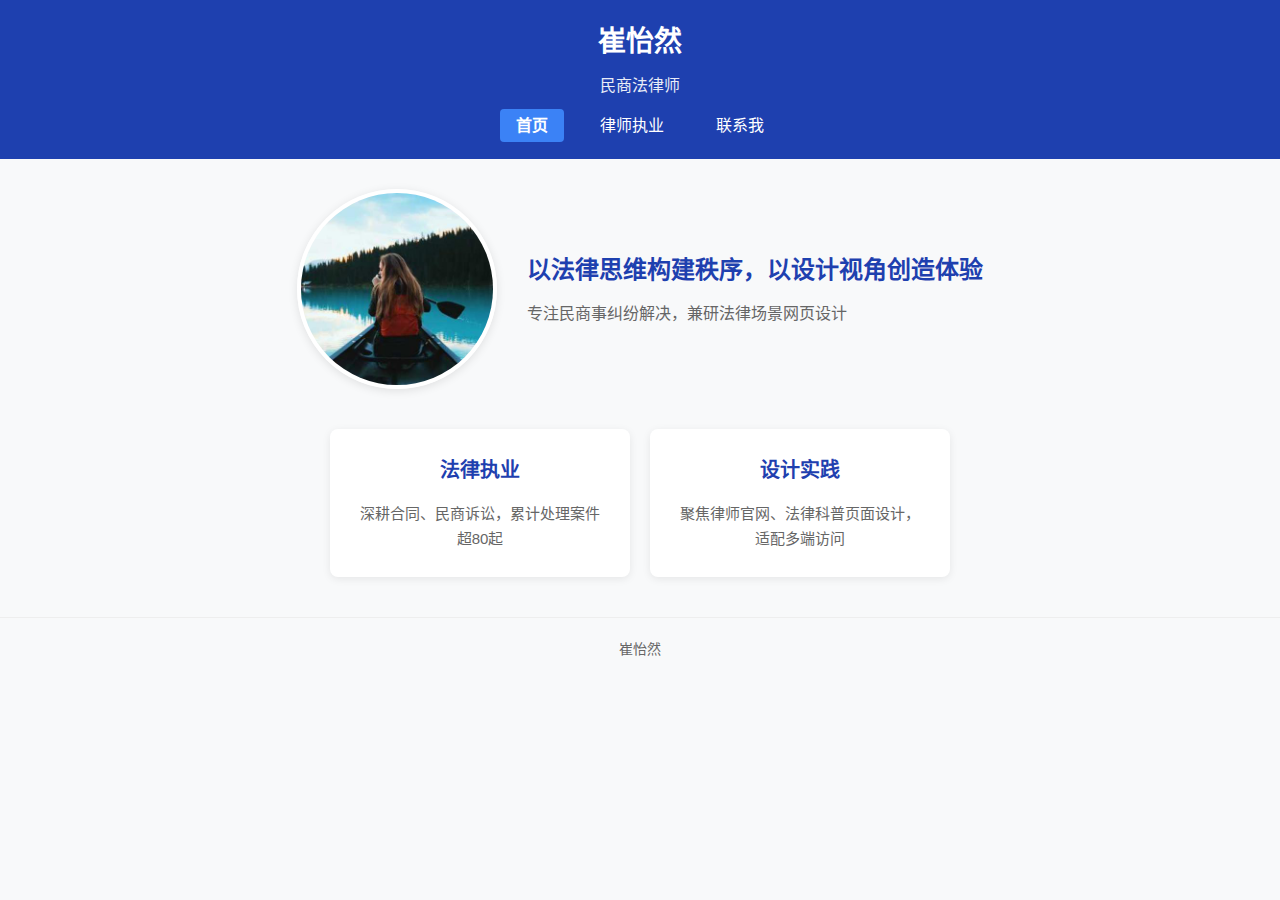
<file: index.html>
<!DOCTYPE html>
<html lang="zh-CN">
<head>
    <meta charset="UTF-8">
    <title>崔怡然 | Emily</title>
    <link rel="stylesheet" href="css/style.css">
</head>
<body>
    <header>
        <div class="header-top">
            <h1>崔怡然</h1>
            <p>民商法律师</p>
        </div>
        <nav>
            <ul>
                <li><a href="index.html">首页</a></li>
                <li><a href="lawyer-design-portfolio/lawyer-profile.html">律师执业</a></li>
                <li><a href="lawyer-design-portfolio/contact.html">联系我</a></li>
            </ul>
        </nav>
    </header>
    <main>
        <section class="hero">
            <img src="images/avatar.jpg" alt="崔怡然职业形象照">
            <div class="hero-text">
                <h2>以法律思维构建秩序，以设计视角创造体验</h2>
                <p>专注民商事纠纷解决，兼研法律场景网页设计</p>
            </div>
        </section>
        <section class="card-group">
            <div class="card">
                <h3>法律执业</h3>
                <p>深耕合同、民商诉讼，累计处理案件超80起</p>
            </div>
            <div class="card">
                <h3>设计实践</h3>
                <p>聚焦律师官网、法律科普页面设计，适配多端访问</p>
            </div>
        </section>
    </main>
    <footer>
        <p>崔怡然</p>
    </footer>
    <script src="js/main.js"></script>
</body>
</html>
</file>
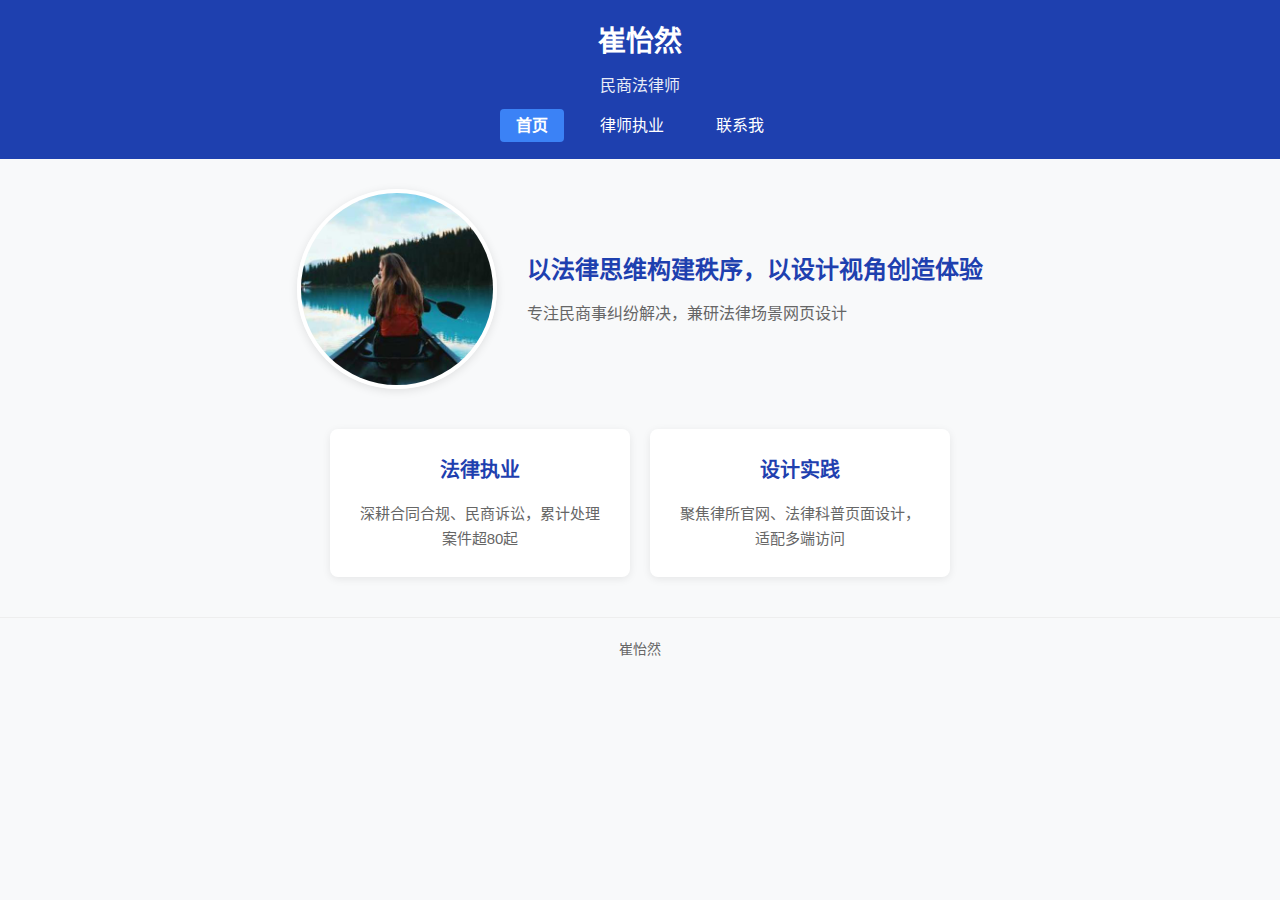
<file: lawyer-design-portfolio/index.html>
<!DOCTYPE html>
<html lang="zh-CN">
<head>
    <meta charset="UTF-8">
    <title>崔怡然 | Emily</title>
    <link rel="stylesheet" href="../css/style.css">
</head>
<body>
    <header>
        <div class="header-top">
            <h1>崔怡然</h1>
            <p>民商法律师</p>
        </div>
        <nav>
            <ul>
                <li><a href="index.html">首页</a></li>
                <li><a href="lawyer-profile.html">律师执业</a></li>
                <li><a href="contact.html">联系我</a></li>
            </ul>
        </nav>
    </header>
    <main>
        <section class="hero">
            <img src="../images/avatar.jpg" alt="崔怡然职业形象照">
            <div class="hero-text">
                <h2>以法律思维构建秩序，以设计视角创造体验</h2>
                <p>专注民商事纠纷解决，兼研法律场景网页设计</p>
            </div>
        </section>
        <section class="card-group">
            <div class="card">
                <h3>法律执业</h3>
                <p>深耕合同合规、民商诉讼，累计处理案件超80起</p>
            </div>
            <div class="card">
                <h3>设计实践</h3>
                <p>聚焦律所官网、法律科普页面设计，适配多端访问</p>
            </div>
        </section>
    </main>
    <footer>
        <p>崔怡然</p>
    </footer>
    <script src="../js/main.js"></script>
</body>
</html>
</file>
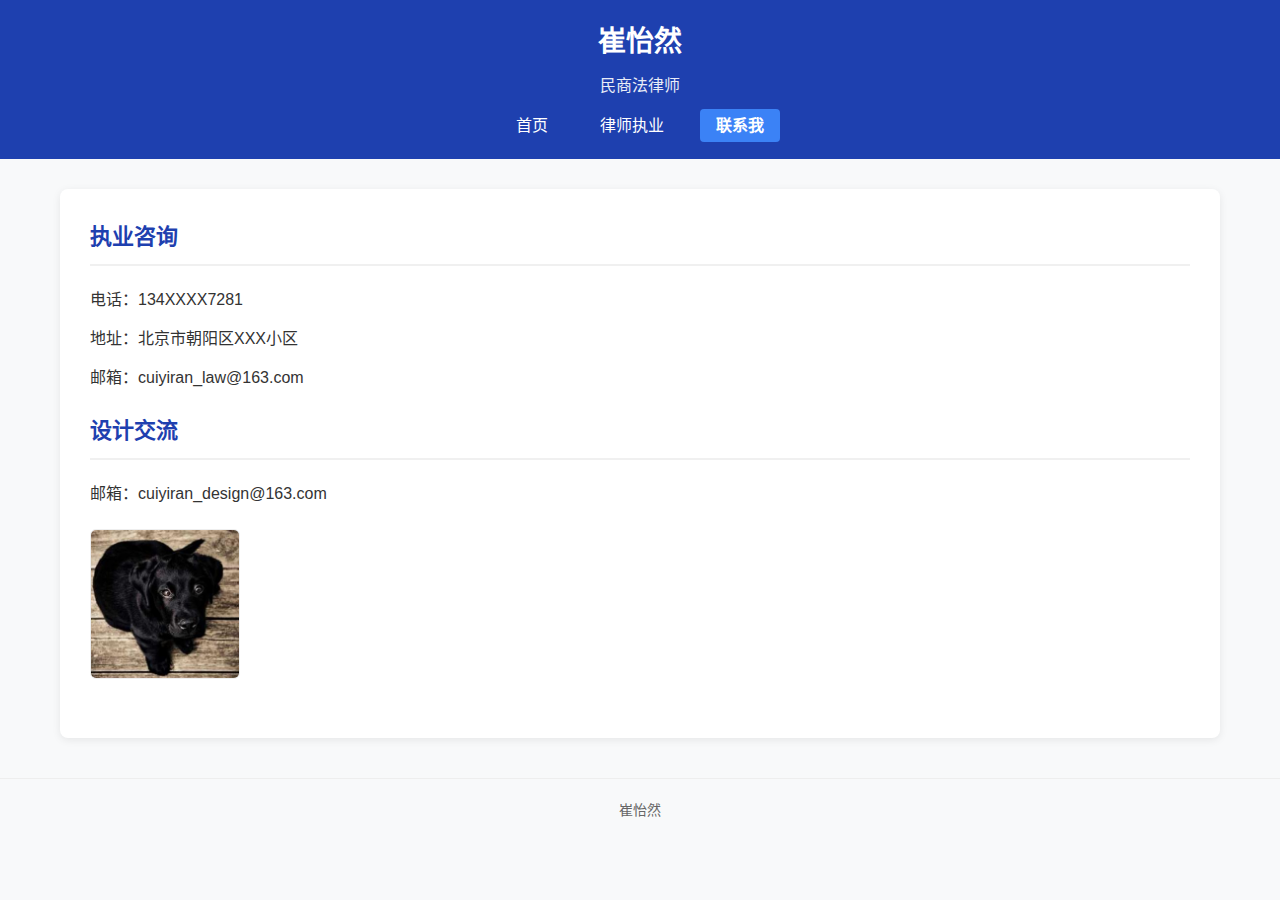
<file: lawyer-design-portfolio/contact.html>
<!DOCTYPE html>
<html lang="zh-CN">
<head>
    <meta charset="UTF-8">
    <title>联系我 | 崔怡然</title>
    <link rel="stylesheet" href="../css/style.css">
</head>
<body>
    <header>
        <div class="header-top">
            <h1>崔怡然</h1>
            <p>民商法律师</p>
        </div>
        <nav>
            <ul>
                <li><a href="index.html">首页</a></li>
                <li><a href="lawyer-profile.html">律师执业</a></li>
                <li><a href="contact.html">联系我</a></li>
            </ul>
        </nav>
    </header>
    <main>
        <section class="contact">
            <h2>执业咨询</h2>
            <div class="contact-info">
                <p>电话：134XXXX7281</p>
                <p>地址：北京市朝阳区XXX小区</p>
                <p>邮箱：cuiyiran_law@163.com</p>
            </div>
            <h2>设计交流</h2>
            <div class="contact-info">
                <p>邮箱：cuiyiran_design@163.com</p>
                <img src="../images/wechat.jpg" alt="微信交流二维码">
            </div>
        </section>
    </main>
    <footer>
        <p>崔怡然</p>
    </footer>
    <script src="../js/main.js"></script>
</body>
</html>
</file>
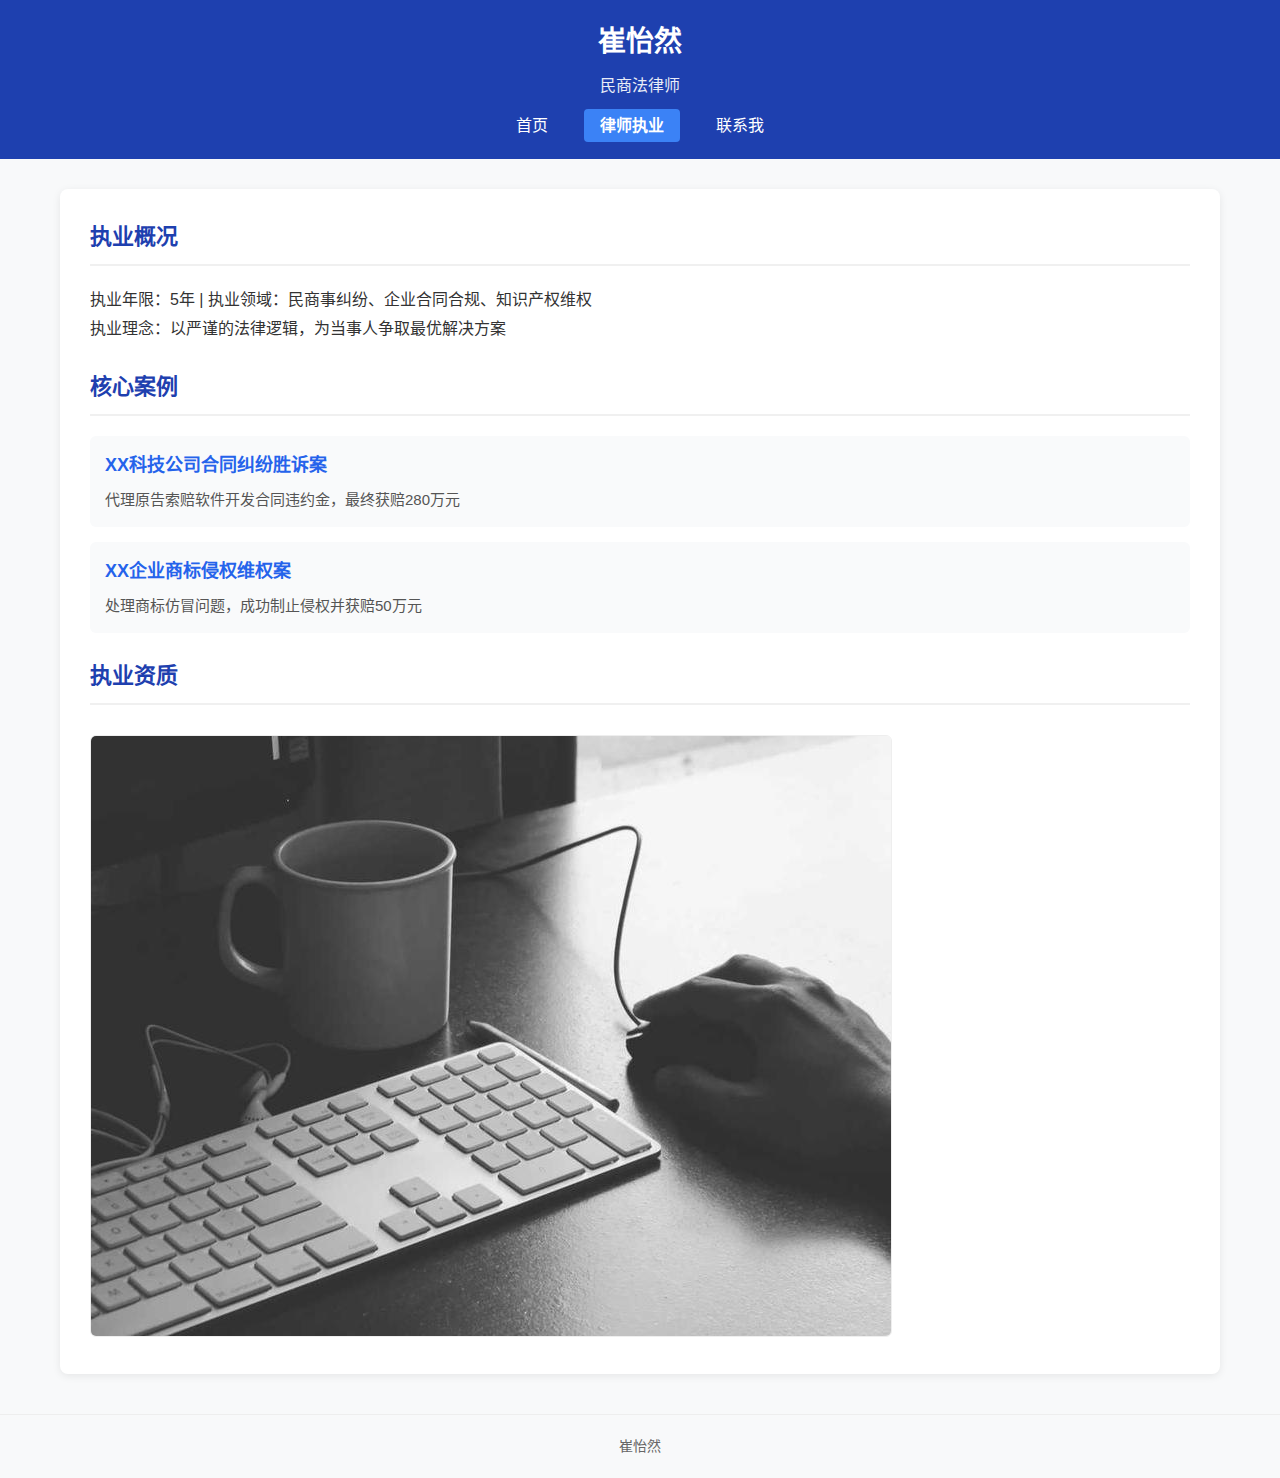
<file: lawyer-design-portfolio/lawyer-profile.html>
<!DOCTYPE html>
<html lang="zh-CN">
<head>
    <meta charset="UTF-8">
    <title>律师执业 | 崔怡然</title>
    <link rel="stylesheet" href="../css/style.css">
</head>
<body>
    <header>
        <div class="header-top">
            <h1>崔怡然</h1>
            <p>民商法律师</p>
        </div>
        <nav>
            <ul>
                <li><a href="index.html">首页</a></li>
                <li><a href="lawyer-profile.html">律师执业</a></li>
                <li><a href="contact.html">联系我</a></li>
            </ul>
        </nav>
    </header>
    <main>
        <section class="profile">
            <h2>执业概况</h2>
            <div class="profile-info">
                <p>执业年限：5年 | 执业领域：民商事纠纷、企业合同合规、知识产权维权</p>
                <p>执业理念：以严谨的法律逻辑，为当事人争取最优解决方案</p>
            </div>
            <h2>核心案例</h2>
            <div class="case-list">
                <div class="case-item">
                    <h3>XX科技公司合同纠纷胜诉案</h3>
                    <p>代理原告索赔软件开发合同违约金，最终获赔280万元</p>
                </div>
                <div class="case-item">
                    <h3>XX企业商标侵权维权案</h3>
                    <p>处理商标仿冒问题，成功制止侵权并获赔50万元</p>
                </div>
            </div>
            <h2>执业资质</h2>
            <img src="../images/qualification.jpg" alt="崔怡然律师执业证">
        </section>
    </main>
    <footer>
        <p>崔怡然</p>
    </footer>
    <script src="../js/main.js"></script>
</body>
</html>
</file>
<file: css/style.css>
* { margin: 0; padding: 0; font-family: "Microsoft Yahei", Arial, sans-serif; box-sizing: border-box; }
::selection { background-color: #3B82F6; color: #fff; }
body { background-color: #f8f9fa; color: #333; line-height: 1.6; }
header { background-color: #1e40af; color: #fff; padding: 20px 0; margin-bottom: 30px; }
.header-top { text-align: center; margin-bottom: 15px; }
.header-top h1 { font-size: 28px; margin-bottom: 8px; }
.header-top p { font-size: 16px; opacity: 0.9; }
nav { text-align: center; }
nav ul { display: flex; gap: 20px; padding: 0; margin: 0; list-style: none; justify-content: center; }
nav a { white-space: nowrap; padding: 8px 16px; color: #fff; text-decoration: none; border-radius: 4px; transition: background-color 0.3s ease; }
nav a:hover { background-color: #3b82f6; }
main { max-width: 1200px; margin: 0 auto; padding: 0 20px; box-sizing: border-box; }
.hero { display: flex; align-items: center; justify-content: center; gap: 30px; margin-bottom: 40px; }
.hero img { width: 200px; height: 200px; border-radius: 50%; object-fit: cover; border: 4px solid #fff; box-shadow: 0 2px 10px rgba(0,0,0,0.1); }
.hero-text h2 { font-size: 24px; margin-bottom: 12px; color: #1e40af; }
.hero-text p { font-size: 16px; color: #666; }
.card-group { display: flex; gap: 20px; justify-content: center; flex-wrap: wrap; margin-bottom: 40px; }
.card { background-color: #fff; padding: 25px; border-radius: 8px; box-shadow: 0 2px 8px rgba(0,0,0,0.08); width: 300px; text-align: center; }
.card h3 { font-size: 20px; margin-bottom: 15px; color: #1e40af; }
.card p { font-size: 15px; color: #666; line-height: 1.7; }
.profile { background-color: #fff; padding: 30px; border-radius: 8px; box-shadow: 0 2px 8px rgba(0,0,0,0.08); margin-bottom: 40px; }
.profile h2 { font-size: 22px; margin-bottom: 20px; color: #1e40af; border-bottom: 2px solid #f0f0f0; padding-bottom: 10px; }
.profile-info { margin-bottom: 25px; font-size: 16px; line-height: 1.8; }
.case-list { margin-bottom: 25px; }
.case-item { background-color: #f9fafb; padding: 15px; border-radius: 6px; margin-bottom: 15px; }
.case-item h3 { font-size: 18px; margin-bottom: 8px; color: #2563eb; }
.case-item p { font-size: 15px; color: #555; }
.profile img { max-width: 100%; height: auto; border: 1px solid #eee; border-radius: 6px; margin-top: 10px; }
.contact { background-color: #fff; padding: 30px; border-radius: 8px; box-shadow: 0 2px 8px rgba(0,0,0,0.08); }
.contact h2 { font-size: 22px; margin-bottom: 20px; color: #1e40af; border-bottom: 2px solid #f0f0f0; padding-bottom: 10px; }
.contact-info { margin-bottom: 20px; font-size: 16px; line-height: 1.8; }
.contact-info p { margin-bottom: 10px; cursor: pointer; }
.contact-info img { width: 150px; height: 150px; border: 1px solid #eee; border-radius: 6px; margin-top: 10px; }
footer { text-align: center; padding: 20px 0; margin-top: 40px; color: #666; font-size: 14px; border-top: 1px solid #eee; }
@media (max-width:768px) {
.hero { display: flex; flex-direction: column; align-items: center; text-align: center; }
.hero img { margin-bottom: 15px; }
nav ul { flex-direction: column; gap: 10px; }
nav a { display: block; width: 80%; margin: 0 auto; }
.card-group { flex-direction: column; align-items: center; }
.card { width: 100%; max-width: 300px; }
.profile, .contact { padding: 20px; }
}
</file>
